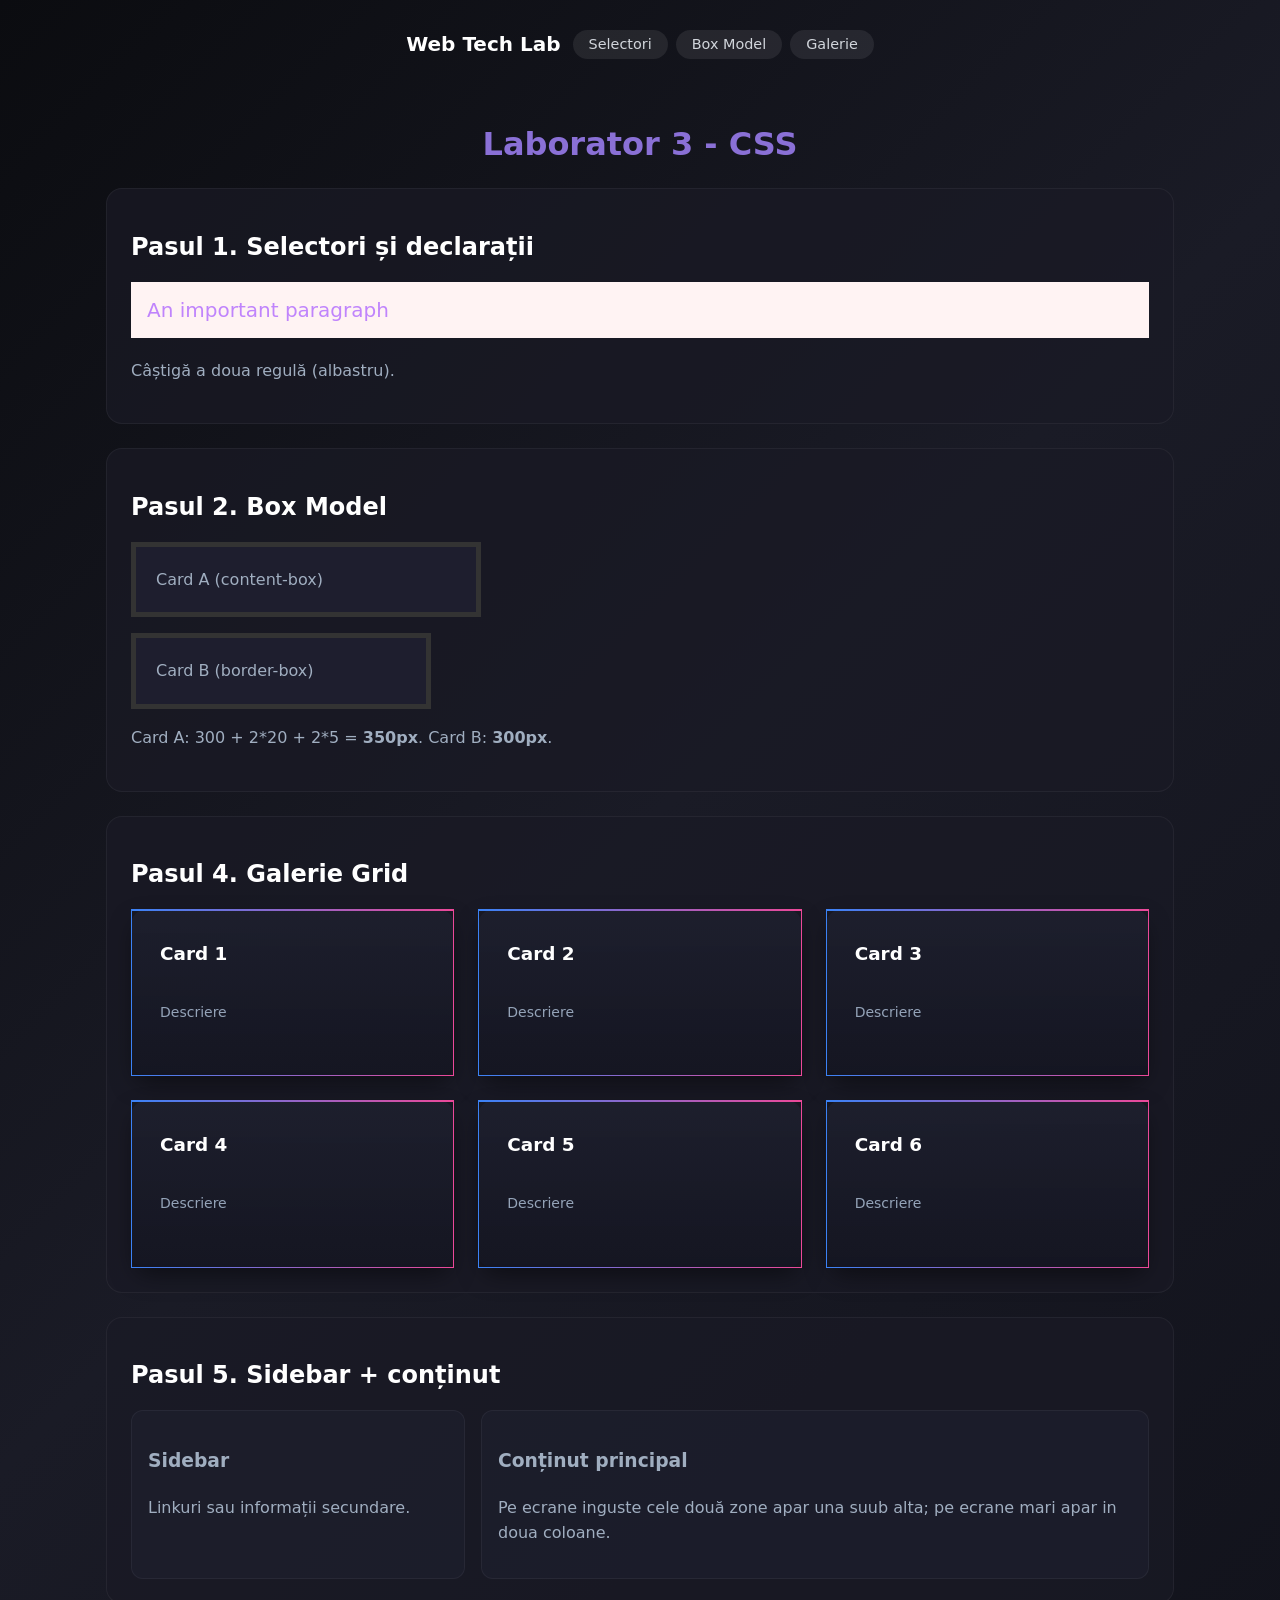
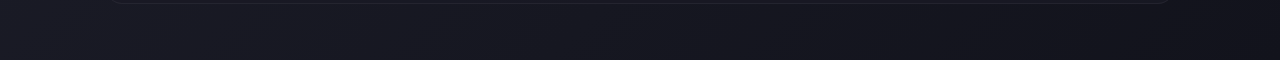
<file: Lab3/index.html>
<!DOCTYPE html>
<html lang="ro">
<head>
  <meta charset="UTF-8">
  <meta name="viewport" content="width=device-width, initial-scale=1">
  <title>Laborator 3 - CSS</title>
  <link rel="stylesheet" href="css/style.css">
</head>
<body>

  <header class="site-header">
    <nav aria-label="Navigare principală">
      <span class="brand">Web Tech Lab</span>
      <ul class="nav-links">
        <li><a href="#pas1">Selectori</a></li>
        <li><a href="#pas2">Box Model</a></li>
        <li><a href="#pas4">Galerie</a></li>
      </ul>
    </nav>
  </header>

  <main>
    <h1>Laborator 3 - CSS</h1>

    <section id="pas1">
      <h2>Pasul 1. Selectori și declarații</h2>
      <p class="important">An important paragraph</p>
      <p>Câștigă a doua regulă (albastru).</p>
    </section>

    <section id="pas2">
      <h2>Pasul 2. Box Model</h2>
      <div class="card-a">Card A (content-box)</div>
      <div class="card-b">Card B (border-box)</div>
      <p>Card A: 300 + 2*20 + 2*5 = <strong>350px</strong>. Card B: <strong>300px</strong>.</p>
    </section>

    <section id="pas4">
      <h2>Pasul 4. Galerie Grid</h2>
      <div class="gallery">
        <article class="gallery-card"><h3>Card 1</h3><p>Descriere</p></article>
        <article class="gallery-card"><h3>Card 2</h3><p>Descriere</p></article>
        <article class="gallery-card"><h3>Card 3</h3><p>Descriere</p></article>
        <article class="gallery-card"><h3>Card 4</h3><p>Descriere</p></article>
        <article class="gallery-card"><h3>Card 5</h3><p>Descriere</p></article>
        <article class="gallery-card"><h3>Card 6</h3><p>Descriere</p></article>
      </div>
    </section>

    <section id="pas5">
      <h2>Pasul 5. Sidebar + conținut</h2>
      <div class="layout">
        <aside class="sidebar">
          <h3>Sidebar</h3>
          <p>Linkuri sau informații secundare.</p>
        </aside>
        <div class="content">
          <h3>Conținut principal</h3>
          <p>Pe ecrane inguste cele două zone apar una suub alta; pe ecrane mari apar in doua coloane.</p>
        </div>
      </div>
    </section>
  </main>

</body>
</html>
</file>
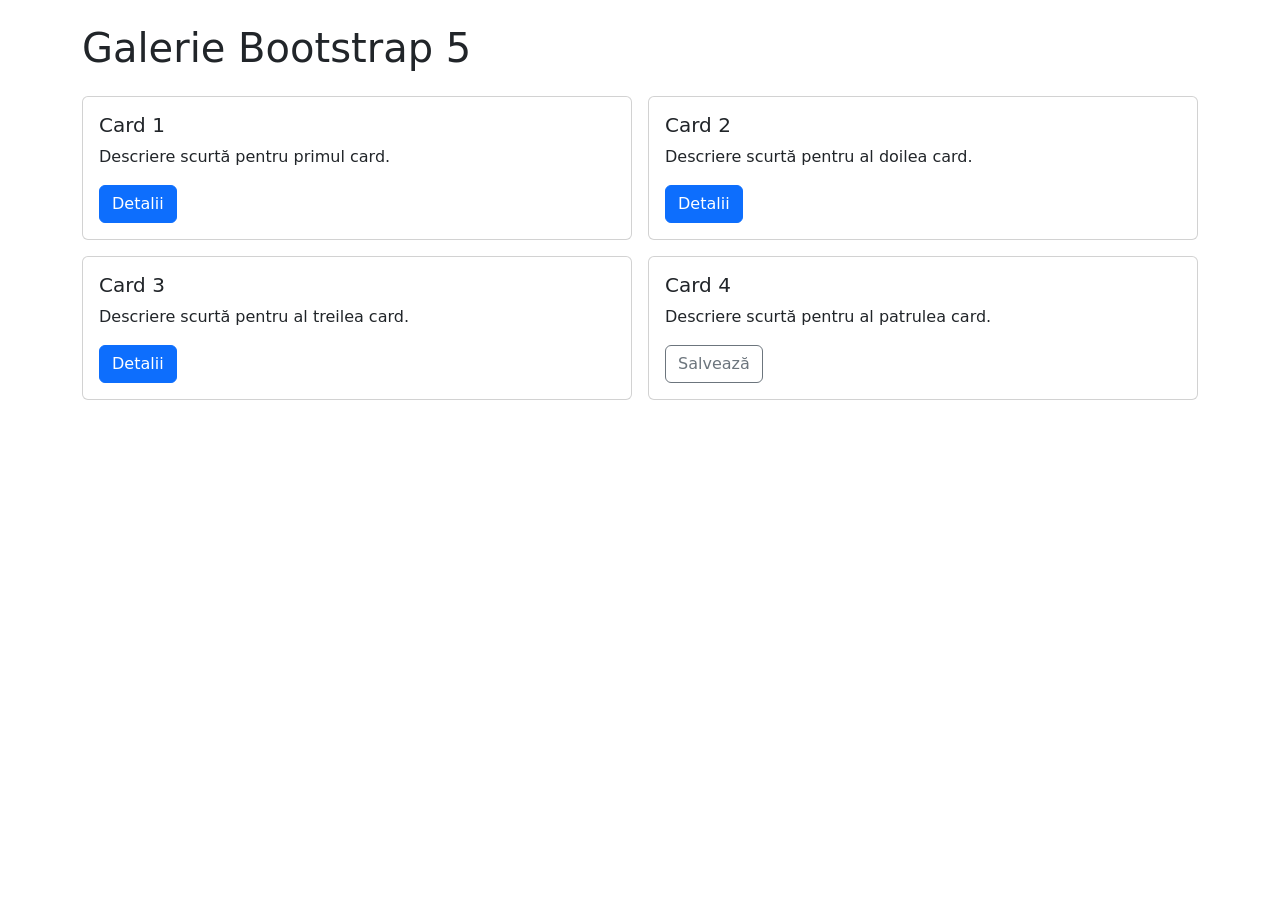
<file: Lab3/bootstrap-gallery.html>
<!DOCTYPE html>
<html lang="ro">
<head>
  <meta charset="UTF-8">
  <meta name="viewport" content="width=device-width, initial-scale=1">
  <title>Galerie Bootstrap 5</title>
  <link href="https://cdn.jsdelivr.net/npm/bootstrap@5.3.8/dist/css/bootstrap.min.css" rel="stylesheet">
</head>
<body>

  <div class="container py-4">
    <h1 class="mb-4">Galerie Bootstrap 5</h1>

    <div class="row g-3">

      <div class="col-12 col-md-6">
        <div class="card h-100">
          <div class="card-body">
            <h2 class="card-title h5">Card 1</h2>
            <p class="card-text">Descriere scurtă pentru primul card.</p>
            <a href="#" class="btn btn-primary" aria-label="Vezi detalii pentru Card 1">Detalii</a>
          </div>
        </div>
      </div>

      <div class="col-12 col-md-6">
        <div class="card h-100">
          <div class="card-body">
            <h2 class="card-title h5">Card 2</h2>
            <p class="card-text">Descriere scurtă pentru al doilea card.</p>
            <a href="#" class="btn btn-primary" aria-label="Vezi detalii pentru Card 2">Detalii</a>
          </div>
        </div>
      </div>

      <div class="col-12 col-md-6">
        <div class="card h-100">
          <div class="card-body">
            <h2 class="card-title h5">Card 3</h2>
            <p class="card-text">Descriere scurtă pentru al treilea card.</p>
            <a href="#" class="btn btn-primary" aria-label="Vezi detalii pentru Card 3">Detalii</a>
          </div>
        </div>
      </div>

      <div class="col-12 col-md-6">
        <div class="card h-100">
          <div class="card-body">
            <h2 class="card-title h5">Card 4</h2>
            <p class="card-text">Descriere scurtă pentru al patrulea card.</p>
            <button type="button" class="btn btn-outline-secondary" aria-label="Salvează Card 4 la favorite">Salvează</button>
          </div>
        </div>
      </div>

    </div>
  </div>

  <script src="https://cdn.jsdelivr.net/npm/bootstrap@5.3.8/dist/js/bootstrap.bundle.min.js"></script>
</body>
</html>
</file>
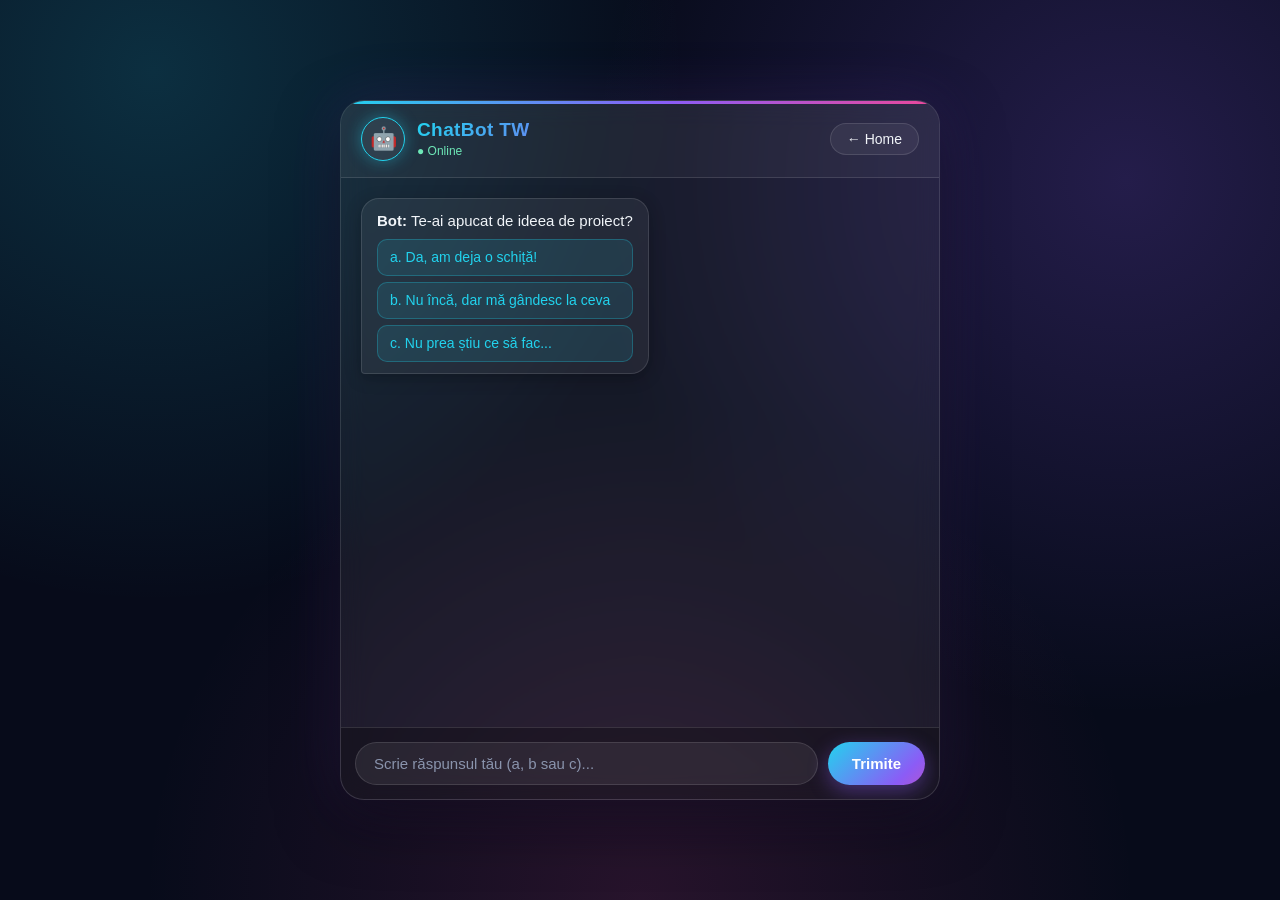
<file: Lab1/HTML/chatbot.html>
<!DOCTYPE html>
<html lang="ro">

<head>
  <meta charset="UTF-8">
  <meta name="viewport" content="width=device-width, initial-scale=1.0">
  <title>Chatbot</title>
  <link rel="stylesheet" href="../CSS/chatbot_style.css">
</head>

<body>
  <div class="chat-app">
    <div class="chat-header">
      <div class="bot-avatar">🤖</div>
      <div class="header-text">
        <h1>ChatBot TW</h1>
        <span>● Online</span>
      </div>
      <a href="home.html" class="back-link">← Home</a>
    </div>

    <div class="chat-container" id="chat-container"></div>

    <form id="chat-form">
      <input type="text" id="user-input" placeholder="Scrie răspunsul tău (a, b sau c)..." autocomplete="off">
      <button type="submit">Trimite</button>
    </form>
  </div>

  <script src="../JS/chatbot_js.js"></script>
</body>

</html>
</file>
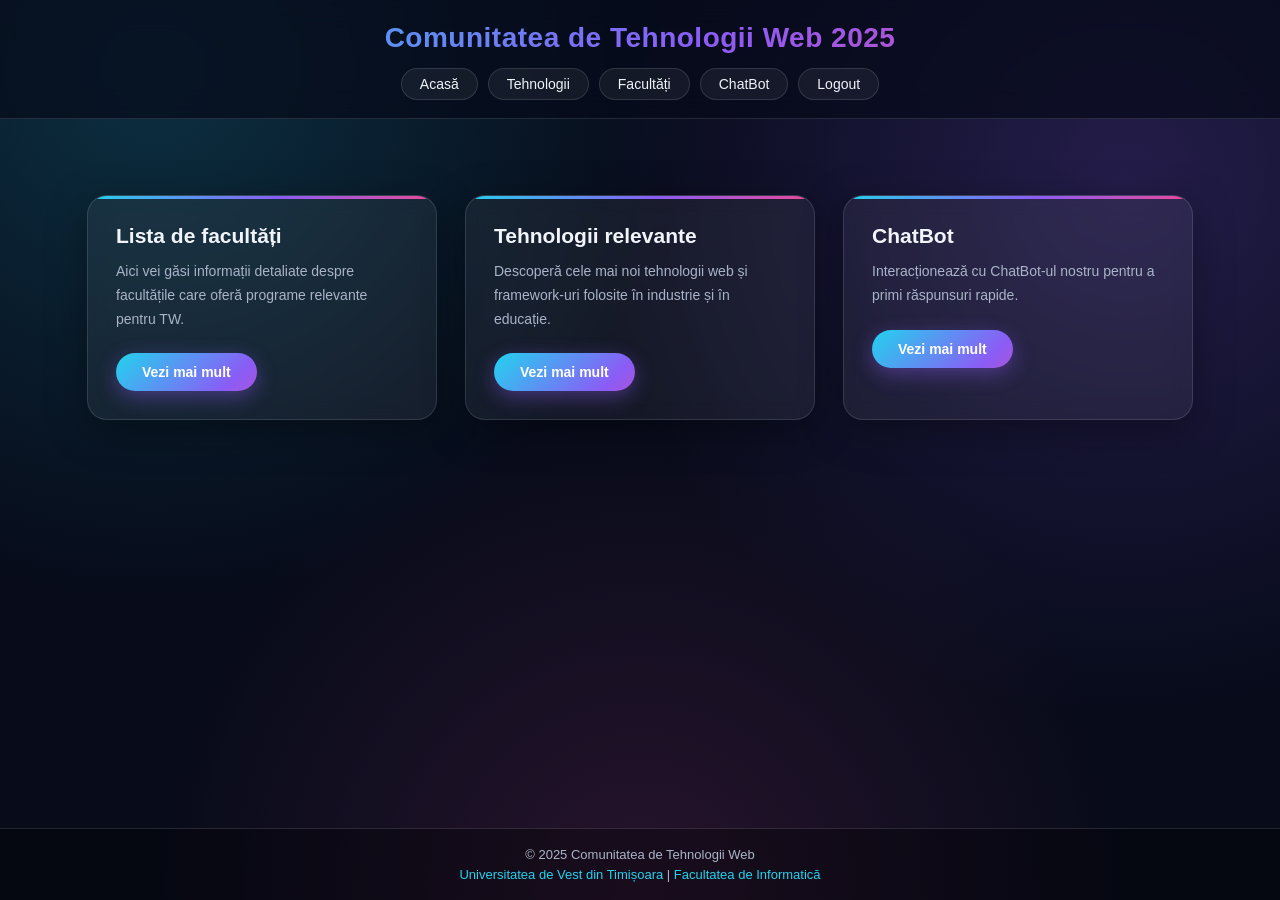
<file: Lab1/HTML/home.html>
<!DOCTYPE html>
<html lang="ro">
<head>
  <meta charset="UTF-8">
  <meta name="viewport" content="width=device-width, initial-scale=1.0">
  <title>Acasă - Comunitatea de Tehnologii Web</title>
  <link rel="stylesheet" href="../CSS/home_style.css">
</head>
<body>
  <header>
    <div class="container">
      <h1>Comunitatea de Tehnologii Web 2025</h1>
      <nav>
        <a href="home.html">Acasă</a>
        <a href="#">Tehnologii</a>
        <a href="universities.html">Facultăți</a>
        <a href="chatbot.html">ChatBot</a>
        <a href="login.html">Logout</a>
      </nav>
    </div>
  </header>

  <main class="container">
    <section class="columns">

      <div class="column">
        <h2>Lista de facultăți</h2>
        <p>Aici vei găsi informații detaliate despre facultățile care oferă programe relevante pentru TW.</p>
        <a href="universities.html" class="btn">Vezi mai mult</a>
      </div>

      <div class="column">
        <h2>Tehnologii relevante</h2>
        <p>Descoperă cele mai noi tehnologii web și framework-uri folosite în industrie și în educație.</p>
        <a href="#" class="btn">Vezi mai mult</a>
      </div>

      <div class="column">
        <h2>ChatBot</h2>
        <p>Interacționează cu ChatBot-ul nostru pentru a primi răspunsuri rapide.</p>
        <a href="chatbot.html" class="btn">Vezi mai mult</a>
      </div>

    </section>
  </main>

  <footer>
    <div class="container">
      <p>&copy; 2025 Comunitatea de Tehnologii Web</p>
      <p>
        <a href="https://www.uvt.ro">Universitatea de Vest din Timișoara</a> |
        <a href="https://www.info.uvt.ro">Facultatea de Informatică</a>
      </p>
    </div>
  </footer>
</body>
</html>
</file>
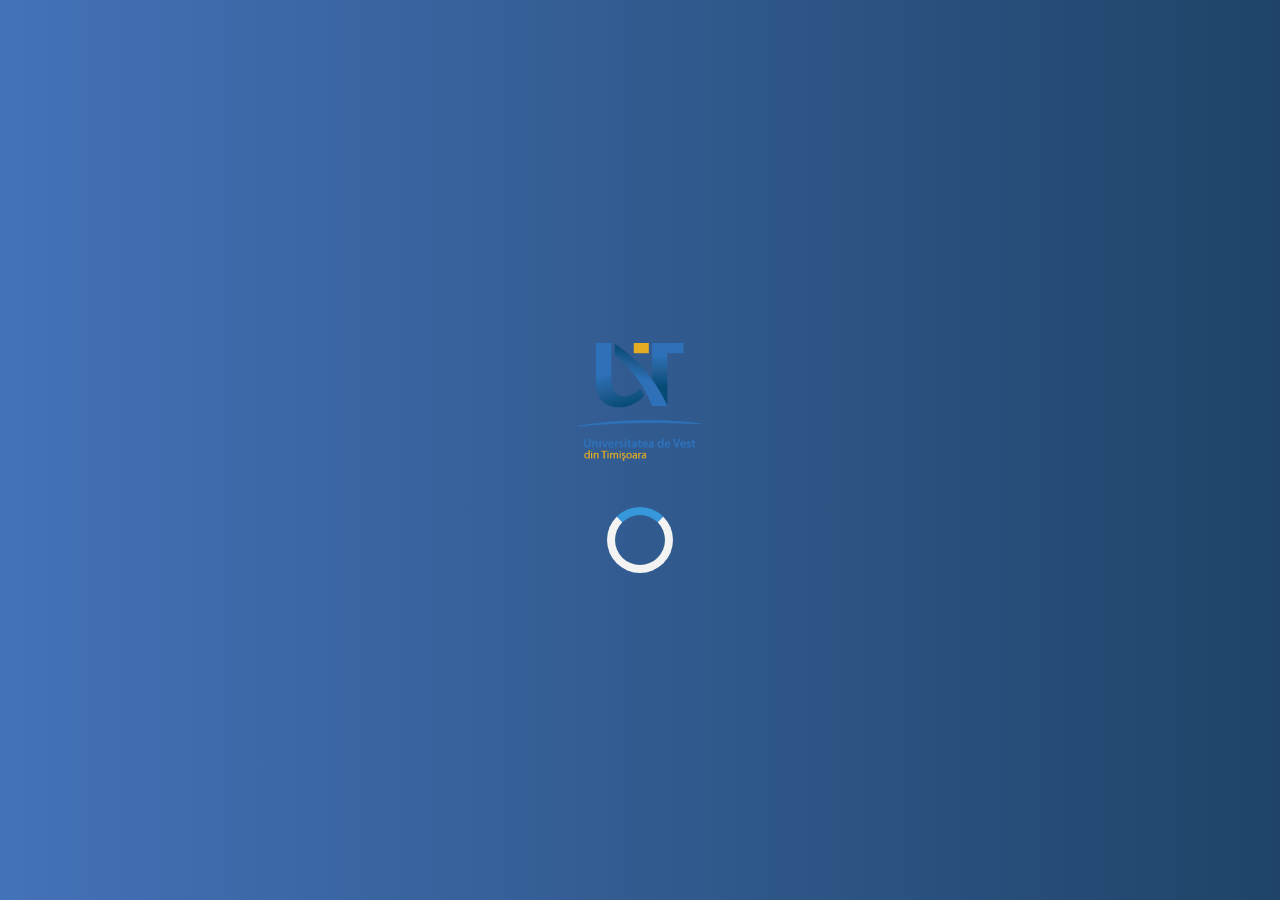
<file: Lab1/HTML/loading.html>
<!DOCTYPE html>
<html lang="en">

<head>
  <meta charset="UTF-8">
  <meta name="viewport" content="width=device-width, initial-scale=1.0">
  <title>Loading...</title>
  <meta http-equiv="refresh" content="2;url=login.html">
  <link rel="stylesheet" href="../CSS/style.css">
  <link rel="stylesheet" href="../CSS/loading_style.css">
</head>

<body>
  <div class="loading-container">
    <img src="../MEDIA/logo.png" alt="Logo FMI" class="logo">
    <div class="loader"></div>
  </div>
</body>

</html>
</file>
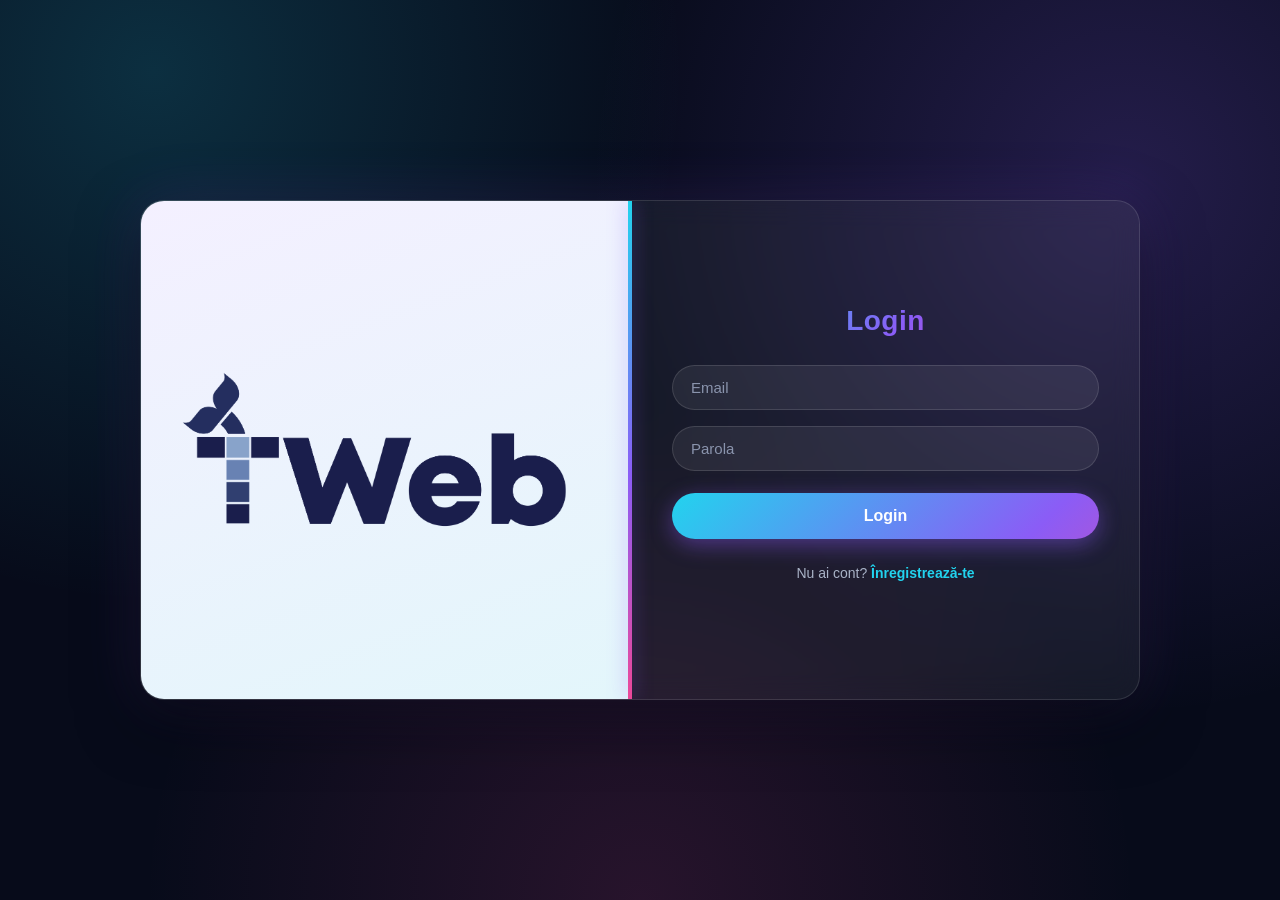
<file: Lab1/HTML/login.html>
<!DOCTYPE html>
<html lang="en">

<head>
  <meta charset="UTF-8">
  <meta name="viewport" content="width=device-width, initial-scale=1.0">
  <title>Login Page</title>
  <link rel="stylesheet" href="../CSS/style.css">
  <link rel="stylesheet" href="../CSS/login_style.css">
</head>

<body>
  <div class="login-container">
    <div class="login-image">
      <img src="../MEDIA/tw.png" alt="Imagine login">
    </div>
    <div class="separator"></div>
    <div class="login-form">
      <h2>Login</h2>
      <form id="loginForm">
        <input type="email" id="email" placeholder="Email">
        <input type="password" id="password" placeholder="Parola">
        <button type="submit">Login</button>
      </form>
      <p class="register-text">
        Nu ai cont? <a href="register.html">Înregistrează-te</a>
      </p>
    </div>
  </div>

  <script src="../JS/login_js.js"></script>
</body>

</html>
</file>
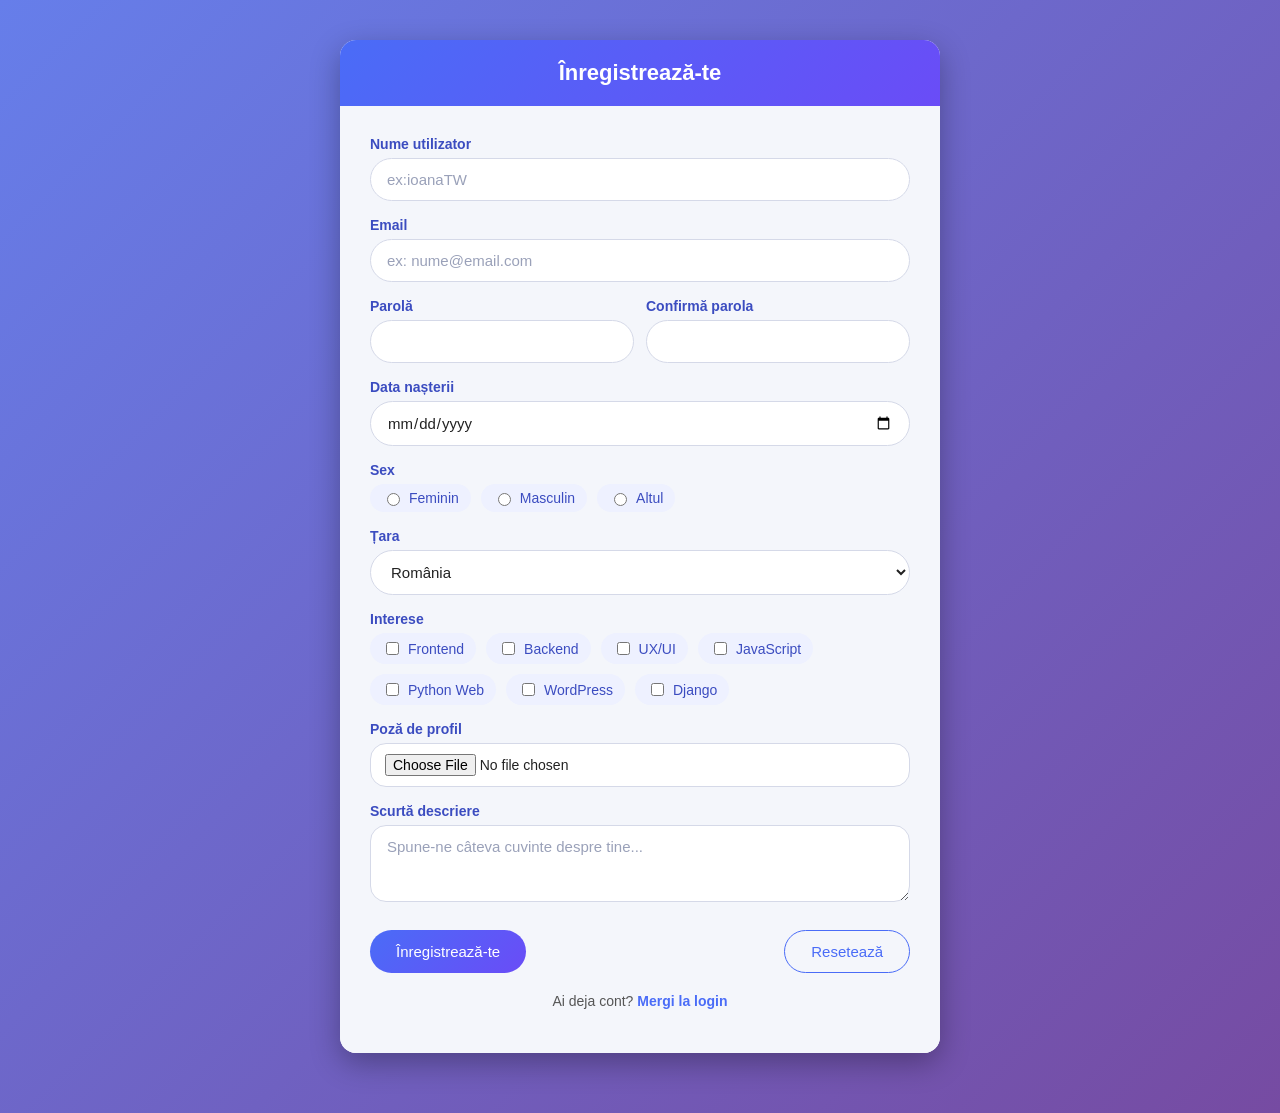
<file: Lab1/HTML/register.html>
<!DOCTYPE html>
<html lang="ro">
<head>
  <meta charset="UTF-8">
  <meta name="viewport" content="width=device-width, initial-scale=1.0">
  <title>Înregistrare</title>
  <link rel="stylesheet" href="../CSS/style.css">
  <link rel="stylesheet" href="../CSS/register_style.css">
</head>
<body>
  <main class="page">
    <section class="card">
      <h1>Înregistrează-te</h1>

      <form class="register-form" action="#" method="post" enctype="multipart/form-data">

        <div class="row">
          <label for="username">Nume utilizator</label>
          <input type="text" id="username" name="username" placeholder="ex:ioanaTW" required>
        </div>

        <div class="row">
          <label for="email">Email</label>
          <input type="email" id="email" name="email" placeholder="ex: nume@email.com" required>
        </div>

        <div class="row two-col">
          <div>
            <label for="password">Parolă</label>
            <input type="password" id="password" name="password" required>
          </div>
          <div>
            <label for="confirm_password">Confirmă parola</label>
            <input type="password" id="confirm_password" name="confirm_password" required>
          </div>
        </div>

        <div class="row">
          <label for="dob">Data nașterii</label>
          <input type="date" id="dob" name="dob">
        </div>

        <div class="row">
          <label>Sex</label>
          <div class="radio-group">
            <label><input type="radio" name="gender" value="female"> Feminin</label>
            <label><input type="radio" name="gender" value="male"> Masculin</label>
            <label><input type="radio" name="gender" value="other"> Altul</label>
          </div>
        </div>

        <div class="row">
          <label for="country">Țara</label>
          <select id="country" name="country">
            <option value="ro">România</option>
            <option value="md">Moldova</option>
            <option value="hu">Ungaria</option>
            <option value="de">Germania</option>
            <option value="other">Altă țară</option>
          </select>
        </div>

        <div class="row">
          <label>Interese</label>
          <div class="checkbox-grid">
            <label><input type="checkbox" name="interests" value="frontend"> Frontend</label>
            <label><input type="checkbox" name="interests" value="backend"> Backend</label>
            <label><input type="checkbox" name="interests" value="uxui"> UX/UI</label>
            <label><input type="checkbox" name="interests" value="javascript"> JavaScript</label>
            <label><input type="checkbox" name="interests" value="python"> Python Web</label>
            <label><input type="checkbox" name="interests" value="wordpress"> WordPress</label>
            <label><input type="checkbox" name="interests" value="django"> Django</label>
          </div>
        </div>

        <div class="row">
          <label for="avatar">Poză de profil</label>
          <input type="file" id="avatar" name="avatar" accept="image/*">
        </div>

        <div class="row">
          <label for="bio">Scurtă descriere</label>
          <textarea id="bio" name="bio" rows="3" placeholder="Spune-ne câteva cuvinte despre tine..."></textarea>
        </div>

        <div class="actions">
          <button type="submit" class="btn primary">Înregistrează-te</button>
          <button type="reset" class="btn ghost">Resetează</button>
        </div>

        <p class="login-link">Ai deja cont?
          <a href="login.html">Mergi la login</a>
        </p>
      </form>
    </section>
  </main>
</body>
</html>
</file>
<file: Lab3/css/style.css>
*,
*::before,
*::after {
  box-sizing: border-box;
}

body {
  margin: 0;
  font-family: system-ui, -apple-system, "Segoe UI", Roboto, sans-serif;
  line-height: 1.6;
  color: #a0aec0;
  background: linear-gradient(135deg, #0b0c10 0%, #1a1b26 50%, #12131c 100%);
  min-height: 100vh;
}

main {
  max-width: 1100px;
  margin: 0 auto;
  padding: 2rem 1rem;
}

section {
  background: rgba(26, 27, 38, 0.7);
  border-radius: 16px;
  padding: 1.5rem;
  margin-bottom: 1.5rem;
  border: 1px solid rgba(255, 255, 255, 0.05);
}

h1, h2 { 
  line-height: 1.2; 
  color: #ffffff;
}

h1 {
  text-align: center;
  color: #8a70d6;
  margin-bottom: 1.5rem;
  font-weight: 700;
}

a:focus-visible,
button:focus-visible {
  outline: 3px solid #a855f7;
  outline-offset: 2px;
}

.important {
  color: crimson;
  font-size: 1.25rem;
  padding: 0.75rem 1rem;
  background: #fff3f3;
}

.important {
  color: #c084fc;
}

.card-a,
.card-b {
  width: 300px;
  padding: 20px;
  border: 5px solid #333;
  margin-bottom: 1rem;
  background: #1e1e2e;
}

.card-a { box-sizing: content-box; }
.card-b { box-sizing: border-box; }

.card-a,
.card-b { max-width: 100%; }

.site-header {
  background: transparent;
  color: #fff;
  padding-top: 1rem;
}

nav {
  display: flex;
  justify-content: center;
  align-items: center;
  gap: 0.75rem;
  flex-wrap: wrap;
  max-width: 960px;
  margin: 0 auto;
  padding: 0.75rem 1rem;
}

.brand {
  font-weight: 700;
  font-size: 1.25rem;
  color: #fff;
}

.nav-links {
  display: flex;
  gap: 0.5rem;
  list-style: none;
  margin: 0;
  padding: 0;
}

nav a {
  color: #d1d5db;
  text-decoration: none;
  padding: 0.4rem 1rem;
  background: rgba(255, 255, 255, 0.08);
  border-radius: 20px;
  font-size: 0.9rem;
  transition: all 0.2s ease;
}

nav a:hover {
  text-decoration: none;
  background: rgba(255, 255, 255, 0.18);
  color: #fff;
}

.gallery {
  display: grid;
  grid-template-columns: repeat(auto-fit, minmax(min(100%, 260px), 1fr));
  gap: 1.5rem;
}

.gallery-card {
  background: linear-gradient(180deg, rgba(30, 32, 47, 0.8) 0%, rgba(20, 21, 33, 0.9) 100%);
  border: 1px solid transparent;
  border-top: 2px solid;
  border-image: linear-gradient(90deg, #3b82f6, #ec4899) 1;
  border-radius: 16px;
  padding: 1.75rem;
  text-align: left;
  display: flex;
  flex-direction: column;
  justify-content: space-between;
  box-shadow: 0 10px 25px -5px rgba(0, 0, 0, 0.5);
}

.gallery-card h2, 
.gallery-card h3 {
  color: #ffffff;
  margin-top: 0;
  font-size: 1.15rem;
}

.gallery-card p {
  color: #94a3b8;
  font-size: 0.875rem;
  margin-bottom: 1.5rem;
}

.gallery-card button,
.gallery-card a.button,
button {
  background: linear-gradient(90deg, #60a5fa 0%, #c084fc 100%);
  color: #ffffff;
  border: none;
  padding: 0.6rem 1.2rem;
  border-radius: 20px;
  font-weight: 600;
  cursor: pointer;
  align-self: flex-start;
  text-decoration: none;
  display: inline-block;
  box-shadow: 0 4px 12px rgba(168, 85, 247, 0.3);
}

.gallery-card button:hover,
.gallery-card a.button:hover,
button:hover {
  opacity: 0.9;
}

.layout {
  display: grid;
  grid-template-columns: 1fr;
  gap: 1rem;
}

.sidebar { 
  background: rgba(30, 32, 47, 0.6); 
  padding: 1rem; 
  border-radius: 12px;
  border: 1px solid rgba(255, 255, 255, 0.05);
}

.content { 
  background: rgba(30, 32, 47, 0.6); 
  padding: 1rem; 
  border-radius: 12px;
  border: 1px solid rgba(255, 255, 255, 0.05);
}

@media (min-width: 768px) {
  .layout { grid-template-columns: 1fr 2fr; }
}

img { max-width: 100%; height: auto; }
.content, .sidebar { overflow-wrap: anywhere; }

footer {
  text-align: center;
  color: #64748b;
  font-size: 0.8rem;
  padding: 2rem 1rem;
  margin-top: 2rem;
}
</file>
<file: Lab1/CSS/chatbot_style.css>
:root {
  --bg: #070b1a;
  --glass: rgba(255, 255, 255, 0.06);
  --glass-border: rgba(255, 255, 255, 0.12);
  --ink: #f1f5f9;
  --text: #aab4c8;
  --cyan: #22d3ee;
  --violet: #8b5cf6;
  --pink: #ec4899;
  --grad: linear-gradient(135deg, #22d3ee 0%, #8b5cf6 55%, #ec4899 100%);
}

* {
  box-sizing: border-box;
}

body {
  display: flex;
  justify-content: center;
  align-items: center;
  flex-direction: column;
  height: 100vh;
  margin: 0;
  padding: 0 12px;
  background-color: var(--bg);
  background-image:
    radial-gradient(circle at 12% 8%, rgba(34, 211, 238, 0.18), transparent 38%),
    radial-gradient(circle at 88% 20%, rgba(139, 92, 246, 0.22), transparent 40%),
    radial-gradient(circle at 50% 100%, rgba(236, 72, 153, 0.14), transparent 45%);
  background-attachment: fixed;
  font-family: "Segoe UI", Tahoma, sans-serif;
  color: var(--ink);
}

.chat-app {
  position: relative;
  width: 100%;
  max-width: 600px;
  height: 85vh;
  max-height: 700px;
  display: flex;
  flex-direction: column;
  background: var(--glass);
  border: 1px solid var(--glass-border);
  border-radius: 24px;
  backdrop-filter: blur(14px);
  -webkit-backdrop-filter: blur(14px);
  box-shadow: 0 20px 60px rgba(0, 0, 0, 0.5), 0 0 60px rgba(139, 92, 246, 0.18);
  overflow: hidden;
}

.chat-app::before {
  content: "";
  position: absolute;
  top: 0;
  left: 0;
  right: 0;
  height: 3px;
  background: var(--grad);
  z-index: 1;
}

.chat-header {
  display: flex;
  align-items: center;
  gap: 12px;
  padding: 16px 20px;
  background: rgba(255, 255, 255, 0.04);
  border-bottom: 1px solid var(--glass-border);
  color: var(--ink);
}

.bot-avatar {
  width: 44px;
  height: 44px;
  display: flex;
  align-items: center;
  justify-content: center;
  font-size: 22px;
  background: var(--glass);
  border: 1px solid var(--cyan);
  border-radius: 50%;
  box-shadow: 0 0 16px rgba(34, 211, 238, 0.4);
}

.header-text {
  flex: 1;
}

.header-text h1 {
  margin: 0;
  font-size: 19px;
  font-weight: 700;
  letter-spacing: 0.4px;
  background: var(--grad);
  -webkit-background-clip: text;
  background-clip: text;
  color: transparent;
}

.header-text span {
  font-size: 12px;
  color: #6ee7b7;
}

.back-link {
  color: var(--ink);
  text-decoration: none;
  font-size: 14px;
  padding: 7px 16px;
  background: var(--glass);
  border: 1px solid var(--glass-border);
  border-radius: 999px;
  transition: transform 0.2s, box-shadow 0.2s, border-color 0.2s;
}

.back-link:hover {
  transform: translateY(-2px);
  border-color: var(--cyan);
  box-shadow: 0 0 18px rgba(34, 211, 238, 0.45);
}

.chat-container {
  flex: 1;
  padding: 20px;
  background-color: transparent;
  overflow-y: auto;
  display: flex;
  flex-direction: column;
  gap: 12px;
  scrollbar-width: thin;
  scrollbar-color: rgba(139, 92, 246, 0.5) transparent;
}

.message {
  max-width: 80%;
  padding: 11px 15px;
  border-radius: 18px;
  line-height: 1.5;
  font-size: 15px;
  animation: fadeIn 0.3s ease;
}

.message.bot {
  align-self: flex-start;
  background: var(--glass);
  border: 1px solid var(--glass-border);
  color: var(--ink);
  border-bottom-left-radius: 4px;
  box-shadow: 0 4px 16px rgba(0, 0, 0, 0.25);
}

.message.user {
  align-self: flex-end;
  background: var(--grad);
  color: #ffffff;
  border-bottom-right-radius: 4px;
  box-shadow: 0 6px 20px rgba(139, 92, 246, 0.4);
}

.option {
  display: block;
  margin-top: 6px;
  padding: 7px 12px;
  background: rgba(34, 211, 238, 0.1);
  border: 1px solid rgba(34, 211, 238, 0.28);
  color: var(--cyan);
  border-radius: 10px;
  font-size: 14px;
  transition: background-color 0.2s, border-color 0.2s;
}

.option:hover {
  background: rgba(139, 92, 246, 0.2);
  border-color: var(--violet);
}

@keyframes fadeIn {
  from {
    opacity: 0;
    transform: translateY(8px);
  }
  to {
    opacity: 1;
    transform: translateY(0);
  }
}

#chat-form {
  display: flex;
  gap: 10px;
  padding: 14px;
  background: rgba(0, 0, 0, 0.25);
  border-top: 1px solid var(--glass-border);
}

#user-input {
  flex: 1;
  padding: 12px 18px;
  border: 1px solid var(--glass-border);
  border-radius: 999px;
  background-color: rgba(255, 255, 255, 0.07);
  color: #ffffff;
  font-size: 15px;
  outline: none;
  transition: border-color 0.2s, box-shadow 0.2s, background-color 0.2s;
}

#user-input::placeholder {
  color: #8a94ad;
}

#user-input:focus {
  border-color: var(--cyan);
  background-color: rgba(255, 255, 255, 0.1);
  box-shadow: 0 0 0 3px rgba(34, 211, 238, 0.25), 0 0 20px rgba(34, 211, 238, 0.25);
}

#chat-form button {
  padding: 0 24px;
  border: none;
  border-radius: 999px;
  background: var(--grad);
  background-size: 160% 100%;
  background-position: 0 0;
  color: #ffffff;
  font-size: 15px;
  font-weight: 600;
  cursor: pointer;
  box-shadow: 0 6px 20px rgba(139, 92, 246, 0.4);
  transition: background-position 0.4s, transform 0.15s, box-shadow 0.2s;
}

#chat-form button:hover {
  background-position: 100% 0;
  box-shadow: 0 8px 28px rgba(236, 72, 153, 0.5);
}

#chat-form button:active {
  transform: scale(0.95);
}

a:focus-visible,
button:focus-visible {
  outline: 3px solid var(--cyan);
  outline-offset: 3px;
}

@media (max-width: 480px) {
  .chat-app {
    height: 92vh;
    border-radius: 18px;
  }

  .message {
    max-width: 90%;
  }
}

@media (prefers-reduced-motion: reduce) {
  * {
    animation: none !important;
    transition: none !important;
  }
}
</file>
<file: Lab1/CSS/home_style.css>
:root {
  --bg: #070b1a;
  --glass: rgba(255, 255, 255, 0.06);
  --glass-border: rgba(255, 255, 255, 0.12);
  --ink: #f1f5f9;
  --text: #aab4c8;
  --cyan: #22d3ee;
  --violet: #8b5cf6;
  --pink: #ec4899;
  --grad: linear-gradient(135deg, #22d3ee 0%, #8b5cf6 55%, #ec4899 100%);
}

* {
  box-sizing: border-box;
  margin: 0;
  padding: 0;
}

html, body {
  height: 100%;
}

body {
  display: flex;
  flex-direction: column;
  background-color: var(--bg);
  background-image:
    radial-gradient(circle at 12% 8%, rgba(34, 211, 238, 0.18), transparent 38%),
    radial-gradient(circle at 88% 20%, rgba(139, 92, 246, 0.22), transparent 40%),
    radial-gradient(circle at 50% 100%, rgba(236, 72, 153, 0.14), transparent 45%);
  background-attachment: fixed;
  font-family: "Segoe UI", Tahoma, sans-serif;
  color: var(--ink);
}

main {
  width: 100%;
  max-width: 1150px;
  margin: 0 auto;
  flex: 1;
  padding: 20px;
}

header {
  position: sticky;
  top: 0;
  z-index: 10;
  padding: 22px 0 18px;
  background: rgba(7, 11, 26, 0.7);
  backdrop-filter: blur(14px);
  -webkit-backdrop-filter: blur(14px);
  border-bottom: 1px solid var(--glass-border);
}

header h1 {
  text-align: center;
  font-size: 28px;
  font-weight: 700;
  letter-spacing: 0.5px;
  margin-bottom: 14px;
  background: var(--grad);
  -webkit-background-clip: text;
  background-clip: text;
  color: transparent;
}

header nav {
  display: flex;
  justify-content: center;
  flex-wrap: wrap;
  gap: 10px;
}

header nav a {
  color: var(--ink);
  text-decoration: none;
  font-size: 14px;
  padding: 7px 18px;
  background: var(--glass);
  border: 1px solid var(--glass-border);
  border-radius: 999px;
  transition: transform 0.2s, box-shadow 0.2s, border-color 0.2s;
}

header nav a:hover {
  transform: translateY(-2px);
  border-color: var(--cyan);
  box-shadow: 0 0 18px rgba(34, 211, 238, 0.45);
}

.columns {
  display: flex;
  gap: 28px;
  margin: 56px 0;
  flex-wrap: wrap;
  justify-content: center;
}

.column {
  position: relative;
  width: 350px;
  max-width: 100%;
  padding: 28px;
  background: var(--glass);
  border: 1px solid var(--glass-border);
  border-radius: 20px;
  backdrop-filter: blur(10px);
  -webkit-backdrop-filter: blur(10px);
  box-shadow: 0 10px 40px rgba(0, 0, 0, 0.35);
  overflow: hidden;
  transition: transform 0.25s, border-color 0.25s, box-shadow 0.25s;
}

.column::before {
  content: "";
  position: absolute;
  top: 0;
  left: 0;
  right: 0;
  height: 3px;
  background: var(--grad);
}

.column:hover {
  transform: translateY(-8px);
  border-color: rgba(139, 92, 246, 0.7);
  box-shadow: 0 18px 50px rgba(139, 92, 246, 0.35);
}

.column h2 {
  margin-bottom: 12px;
  font-size: 21px;
  color: var(--ink);
}

.column p {
  margin-bottom: 22px;
  font-size: 14px;
  line-height: 1.7;
  color: var(--text);
}

.btn {
  display: inline-block;
  padding: 11px 26px;
  border-radius: 999px;
  background: var(--grad);
  background-size: 160% 100%;
  background-position: 0 0;
  color: #fff;
  font-weight: 600;
  text-decoration: none;
  font-size: 14px;
  box-shadow: 0 6px 20px rgba(139, 92, 246, 0.4);
  transition: background-position 0.4s, transform 0.15s, box-shadow 0.2s;
}

.btn:hover {
  background-position: 100% 0;
  box-shadow: 0 8px 28px rgba(236, 72, 153, 0.5);
}

.btn:active {
  transform: scale(0.95);
}

a:focus-visible {
  outline: 3px solid var(--cyan);
  outline-offset: 3px;
}

footer {
  background: rgba(0, 0, 0, 0.35);
  border-top: 1px solid var(--glass-border);
  color: var(--text);
  text-align: center;
  padding: 18px 0;
  font-size: 13px;
}

footer p + p {
  margin-top: 5px;
}

footer a {
  color: var(--cyan);
  text-decoration: none;
}

footer a:hover {
  color: #fff;
  text-decoration: underline;
}

@media (prefers-reduced-motion: reduce) {
  * {
    transition: none !important;
  }
}
</file>
<file: Lab1/CSS/style.css>
body {
  margin: 0;
  padding: 0;
  display: flex;
  justify-content: center;
  align-items: center;
  height: 100vh;
  font-family: Arial, sans-serif;
}
</file>
<file: Lab1/CSS/loading_style.css>
body {
  background: linear-gradient(90deg, #4472b8, #1f4468);
}

.loading-container {
  display: flex;
  flex-direction: column;
  align-items: center;
}

.logo {
  width: 150px;
  height: auto;
  margin-bottom: 30px;
}

.loader {
  border: 8px solid #f3f3f3;
  border-top: 8px solid #3498db;
  border-radius: 50%;
  width: 50px;
  height: 50px;
  animation: spin 2s linear infinite;
}

@keyframes spin {
  0%   { transform: rotate(0deg); }
  100% { transform: rotate(360deg); }
}
</file>
<file: Lab1/CSS/login_style.css>
:root {
  --bg: #070b1a;
  --glass: rgba(255, 255, 255, 0.06);
  --glass-border: rgba(255, 255, 255, 0.12);
  --ink: #f1f5f9;
  --text: #aab4c8;
  --cyan: #22d3ee;
  --violet: #8b5cf6;
  --pink: #ec4899;
  --grad: linear-gradient(135deg, #22d3ee 0%, #8b5cf6 55%, #ec4899 100%);
  --grad-vertical: linear-gradient(180deg, #22d3ee 0%, #8b5cf6 55%, #ec4899 100%);
}

* {
  box-sizing: border-box;
}

body {
  margin: 0;
  min-height: 100vh;
  display: flex;
  justify-content: center;
  align-items: center;
  background-color: var(--bg);
  background-image:
    radial-gradient(circle at 12% 8%, rgba(34, 211, 238, 0.18), transparent 38%),
    radial-gradient(circle at 88% 20%, rgba(139, 92, 246, 0.22), transparent 40%),
    radial-gradient(circle at 50% 100%, rgba(236, 72, 153, 0.14), transparent 45%);
  background-attachment: fixed;
  font-family: "Segoe UI", Tahoma, sans-serif;
  color: var(--ink);
}

.login-container {
  display: flex;
  width: 90%;
  max-width: 1000px;
  height: 500px;
  min-height: 400px;
  background: var(--glass);
  border: 1px solid var(--glass-border);
  border-radius: 24px;
  backdrop-filter: blur(14px);
  -webkit-backdrop-filter: blur(14px);
  box-shadow: 0 20px 60px rgba(0, 0, 0, 0.5), 0 0 60px rgba(139, 92, 246, 0.18);
  overflow: hidden;
}

.login-image {
  flex: 1;
  display: flex;
  justify-content: center;
  align-items: center;
  padding: 30px;
  background: linear-gradient(160deg, #f4f0ff 0%, #e3f6fb 100%);
}

.login-image img {
  width: 100%;
  max-height: 100%;
  object-fit: contain;
}

.separator {
  width: 4px;
  background: var(--grad-vertical);
  box-shadow: 0 0 18px rgba(139, 92, 246, 0.6);
}

.login-form {
  flex: 1;
  display: flex;
  flex-direction: column;
  justify-content: center;
  padding: 40px;
  color: var(--ink);
}

.login-form h2 {
  margin: 0 0 28px;
  text-align: center;
  font-weight: 700;
  font-size: 28px;
  letter-spacing: 0.5px;
  background: var(--grad);
  -webkit-background-clip: text;
  background-clip: text;
  color: transparent;
}

#loginForm {
  display: flex;
  flex-direction: column;
}

.login-form input {
  padding: 13px 18px;
  margin-bottom: 16px;
  border: 1px solid var(--glass-border);
  border-radius: 999px;
  background-color: rgba(255, 255, 255, 0.07);
  color: #ffffff;
  font-size: 15px;
  outline: none;
  transition: border-color 0.2s, box-shadow 0.2s, transform 0.15s, background-color 0.2s;
}

.login-form input::placeholder {
  color: #8a94ad;
}

.login-form input:hover {
  transform: scale(1.02);
  background-color: rgba(255, 255, 255, 0.1);
}

.login-form input:focus {
  border-color: var(--cyan);
  background-color: rgba(255, 255, 255, 0.1);
  box-shadow: 0 0 0 3px rgba(34, 211, 238, 0.25), 0 0 20px rgba(34, 211, 238, 0.25);
}

.login-form button {
  padding: 14px;
  margin-top: 6px;
  border: none;
  border-radius: 999px;
  background: var(--grad);
  background-size: 160% 100%;
  background-position: 0 0;
  color: #fff;
  font-size: 16px;
  font-weight: 600;
  cursor: pointer;
  box-shadow: 0 6px 22px rgba(139, 92, 246, 0.45);
  transition: background-position 0.4s, transform 0.15s, box-shadow 0.2s;
}

.login-form button:hover {
  background-position: 100% 0;
  box-shadow: 0 8px 30px rgba(236, 72, 153, 0.5);
}

.login-form button:active {
  transform: scale(0.96);
}

.login-form button:focus-visible,
.register-text a:focus-visible {
  outline: 3px solid var(--cyan);
  outline-offset: 3px;
}

.register-text {
  margin-top: 26px;
  text-align: center;
  font-size: 14px;
  color: var(--text);
}

.register-text a {
  color: var(--cyan);
  text-decoration: none;
  font-weight: bold;
  transition: color 0.3s;
}

.register-text a:hover {
  color: #ffffff;
  text-decoration: underline;
}

@media (max-width: 700px) {
  .login-container {
    flex-direction: column;
    height: auto;
  }

  .separator {
    width: 100%;
    height: 4px;
    background: var(--grad);
  }

  .login-image {
    padding: 20px;
  }
}

@media (prefers-reduced-motion: reduce) {
  * {
    transition: none !important;
  }
}
</file>
<file: Lab1/CSS/register_style.css>
html, body {
  background: linear-gradient(135deg, #667eea 0%, #764ba2 100%);
  color: #222;
  margin: 0;
  font-family: "Segoe UI", Tahoma, sans-serif;
}


body {
  display: block;
  height: auto;
  min-height: 100vh;
}

.page {
  display: flex;
  justify-content: center;
  align-items: flex-start;
  padding: 40px 10px 60px;
}


.card {
  max-width: 600px;
  width: 100%;
  background: #ffffff;
  border-radius: 16px;
  box-shadow: 0 10px 30px rgba(0, 0, 0, 0.3);
  overflow: hidden;
}

h1 {
  margin: 0;
  padding: 20px 30px;
  text-align: center;
  font-size: 22px;
  color: #ffffff;
  background: linear-gradient(135deg, #4a6cf7, #6a4cf7);
}

.register-form {
  padding: 30px;
  background-color: #f4f6fb;
}

.row {
  margin-bottom: 16px;
  text-align: left;
}

.row label {
  display: block;
  margin-bottom: 6px;
  font-weight: 600;
  font-size: 14px;
  color: #3b4cc0;
}


input, select, textarea {
  width: 100%;
  padding: 12px 16px;
  border-radius: 24px;
  border: 1px solid #d5d9e8;
  background: #ffffff;
  color: #222;
  font-size: 15px;
  font-family: inherit;
  box-sizing: border-box;
  outline: none;
  transition: border-color 0.2s, box-shadow 0.2s;
}

textarea {
  border-radius: 16px;
  resize: vertical;
}

input:focus, select:focus, textarea:focus {
  border-color: #4a6cf7;
  box-shadow: 0 0 0 3px rgba(74, 108, 247, 0.2);
}

input::placeholder,
textarea::placeholder {
  color: #9aa1b9;
}

.two-col {
  display: flex;
  gap: 12px;
}

.two-col > div {
  flex: 1;
}

.radio-group {
  display: flex;
  gap: 10px;
  flex-wrap: wrap;
}

.checkbox-grid {
  display: flex;
  gap: 10px;
  flex-wrap: wrap;
}

.radio-group label,
.checkbox-grid label {
  display: flex;
  align-items: center;
  gap: 6px;
  margin-bottom: 0;
  padding: 6px 12px;
  background-color: #eef1ff;
  color: #3b4cc0;
  border-radius: 20px;
  font-size: 14px;
  font-weight: normal;
  cursor: pointer;
  transition: background 0.2s;
}

.radio-group label:hover,
.checkbox-grid label:hover {
  background-color: #dde3ff;
}

input[type="radio"],
input[type="checkbox"] {
  width: auto;
  padding: 0;
  accent-color: #4a6cf7;
}


input[type="file"] {
  border-radius: 16px;
  padding: 10px 14px;
  font-size: 14px;
}

.actions {
  display: flex;
  justify-content: space-between;
  gap: 10px;
  margin-top: 24px;
}

.btn {
  padding: 12px 26px;
  border-radius: 24px;
  border: none;
  font-size: 15px;
  cursor: pointer;
  transition: transform 0.1s, opacity 0.2s, background 0.2s;
}

.btn:active {
  transform: scale(0.96);
}

.btn.primary {
  background: linear-gradient(135deg, #4a6cf7, #6a4cf7);
  color: white;
}

.btn.primary:hover {
  opacity: 0.9;
}

.btn.ghost {
  background: transparent;
  color: #4a6cf7;
  border: 1px solid #4a6cf7;
}

.btn.ghost:hover {
  background: #eef1ff;
}


.login-link {
  margin-top: 20px;
  text-align: center;
  font-size: 14px;
  color: #555;
}

.login-link a {
  color: #4a6cf7;
  text-decoration: none;
  font-weight: 600;
}

.login-link a:hover {
  text-decoration: underline;
}


@media (max-width: 520px) {
  .two-col {
    flex-direction: column;
  }
}
</file>
